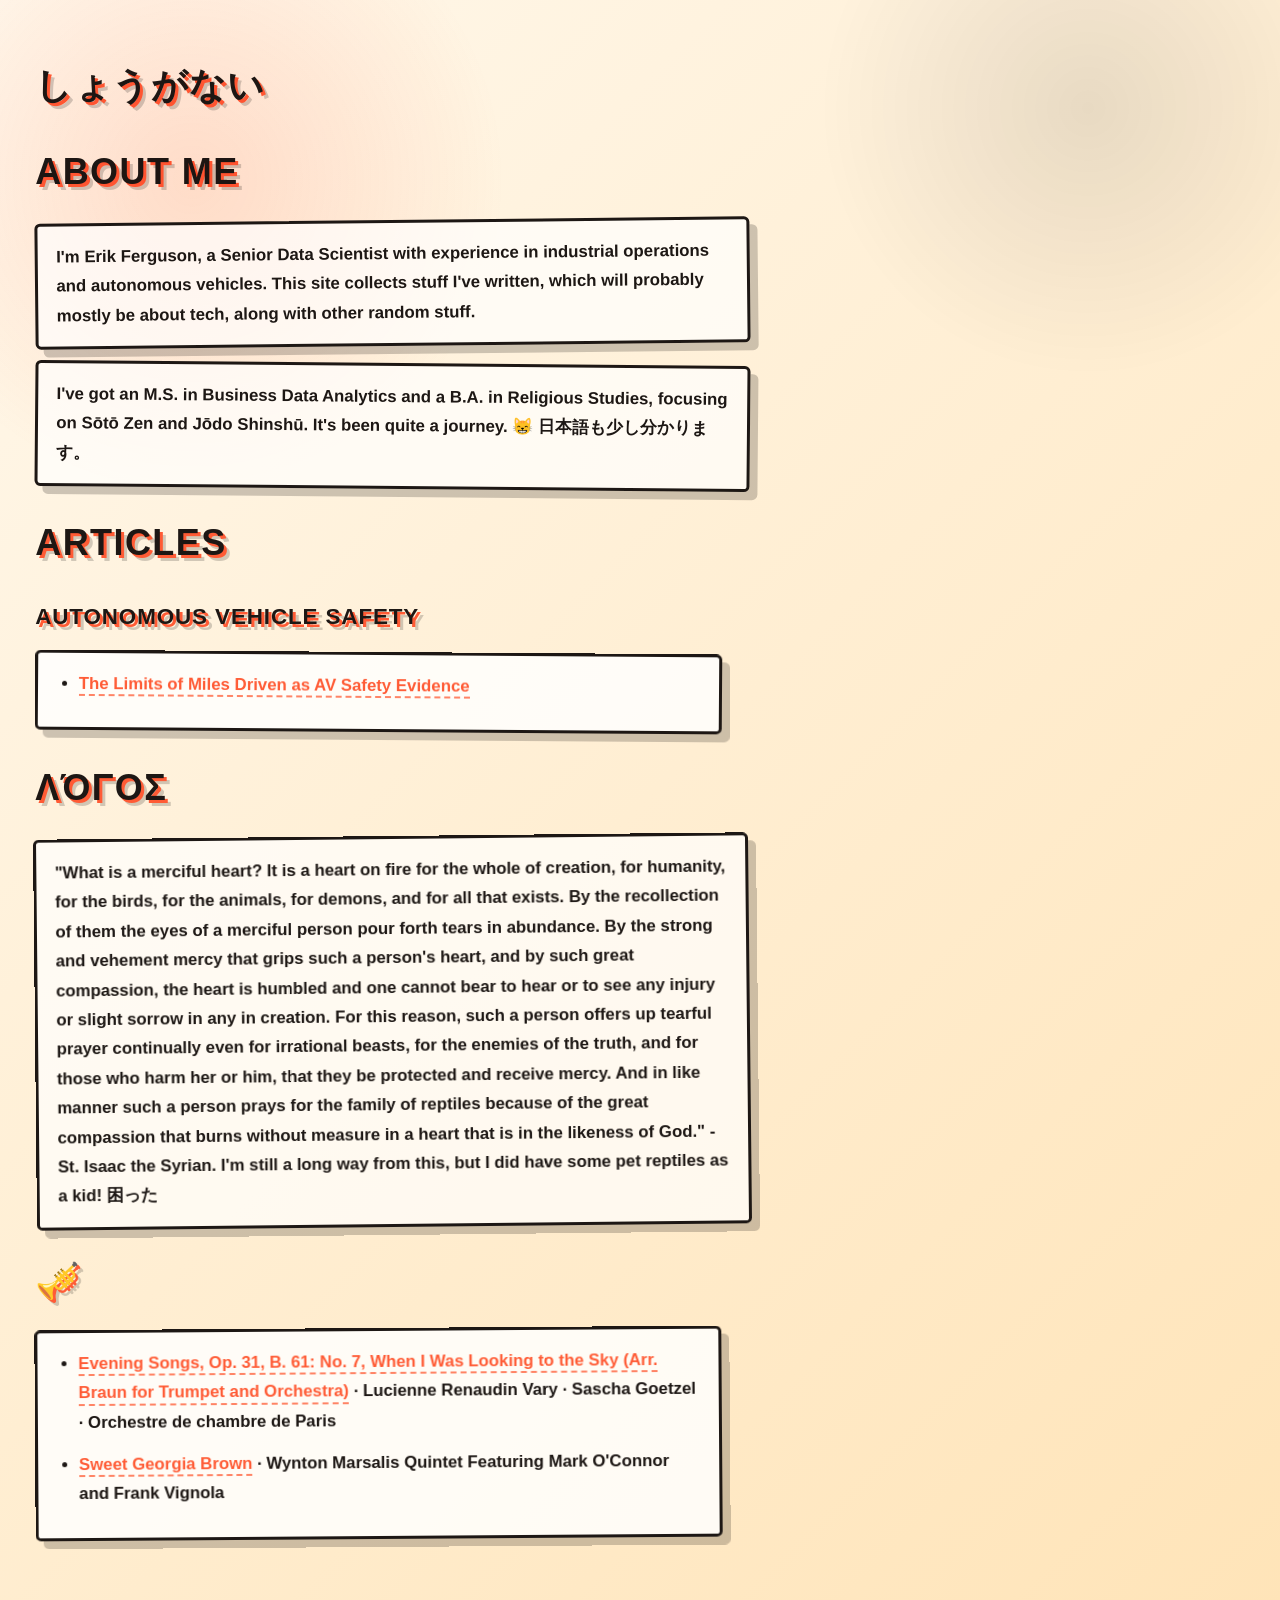
<file: index.html>
<!DOCTYPE html>
<html lang="en">

<head>
    <meta http-equiv="Content-Type" content="text/html; charset=utf-8">
    <title>しょうがない</title>
    <style type="text/css">
        :root {
            --ink: #1d1714;
            --paper: #fff7e8;
            --accent: #ff5b35;
            --shadow: rgba(29, 23, 20, 0.22);
        }

        body {
            margin: 0;
            padding: 2rem 2.2rem 3rem;
            font-family: "Trebuchet MS", "Arial Rounded MT Bold", "Segoe UI", sans-serif;
            background: linear-gradient(135deg, #fff8ec 0%, #ffe4b8 100%);
            color: var(--ink);
            line-height: 1.75;
        }

        body::before {
            content: "";
            position: fixed;
            inset: 0;
            pointer-events: none;
            background-image: radial-gradient(circle at 15% 20%, rgba(255, 91, 53, 0.16) 0, transparent 24%),
                              radial-gradient(circle at 85% 12%, rgba(0, 0, 0, 0.09) 0, transparent 20%);
            mix-blend-mode: multiply;
        }

        h1, h2 {
            font-family: "Impact", "Arial Black", sans-serif;
            letter-spacing: 0.04em;
            text-transform: uppercase;
            text-shadow: 3px 3px 0 var(--accent), 6px 6px 0 rgba(0, 0, 0, 0.18);
            color: var(--ink);
            margin: 1.4rem 0 0.7rem;
        }

        h1 {
            font-size: 2.25rem;
        }

        h2 {
            font-size: 1.4rem;
        }

        p, li, a {
            font-size: 1.05rem;
            font-weight: 700;
        }

        p {
            max-width: 72ch;
            background: rgba(255, 255, 255, 0.68);
            border: 3px solid var(--ink);
            box-shadow: 8px 8px 0 var(--shadow);
            padding: 1rem 1.15rem;
            border-radius: 0.35rem;
            transform: rotate(-0.6deg);
        }

        p:nth-of-type(2n) {
            transform: rotate(0.5deg);
        }

        ul {
            padding-left: 1.2rem;
        }

        .list-panel {
            max-width: 72ch;
            margin: 1rem 0 1.5rem;
            padding: 1rem 1.25rem;
            background: rgba(255, 255, 255, 0.82);
            border: 3px solid var(--ink);
            box-shadow: 8px 8px 0 var(--shadow);
            border-radius: 0.35rem;
            transform: rotate(0.4deg);
        }

        .list-panel:nth-of-type(2n) {
            transform: rotate(-0.4deg);
        }

        .list-panel ul {
            padding-left: 1.3rem;
            margin: 0;
        }

        .list-panel li {
            margin-bottom: 0.8rem;
        }

        .list-panel li a {
            word-break: break-word;
            white-space: normal;
        }

        li {
            margin-bottom: 0.6rem;
        }

        a {
            color: var(--accent);
            text-decoration: none;
            border-bottom: 2px dashed rgba(255, 91, 53, 0.75);
            padding-bottom: 0.08rem;
        }

        a:hover {
            color: #b33b22;
        }
    </style>
</head>

<body>

    <h1>しょうがない</h1>

    <h1>About Me</h1>

    <p>I'm Erik Ferguson, a Senior Data Scientist with experience in industrial operations and autonomous vehicles. This site collects stuff I've written, which will probably mostly be about tech, along with other random stuff.</p>

    <p>I've got an M.S. in Business Data Analytics and a B.A. in Religious Studies, focusing on Sōtō Zen and Jōdo Shinshū. It's been quite a journey. 😸  日本語も少し分かります。</p>

    <h1>Articles</h1>

    <h2>Autonomous Vehicle Safety</h2>

    <div class="list-panel">
        <ul>
            <li><a href="av_safety/limit_miles_evidence/index.html">The Limits of Miles Driven as AV Safety Evidence</a></li>
        </ul>
    </div>

    <h1>Λόγος</h1>

    <p>"What is a merciful heart? It is a heart on fire for the whole of creation, for humanity, for the birds, for the animals, for demons, and for all that exists. By the recollection of them the eyes of a merciful person pour forth tears in abundance. By the strong and vehement mercy that grips such a person's heart, and by such great compassion, the heart is humbled and one cannot bear to hear or to see any injury or slight sorrow in any in creation. For this reason, such a person offers up tearful prayer continually even for irrational beasts, for the enemies of the truth, and for those who harm her or him, that they be protected and receive mercy. And in like manner such a person prays for the family of reptiles because of the great compassion that burns without measure in a heart that is in the likeness of God." -St. Isaac the Syrian. I'm still a long way from this, but I did have some pet reptiles as a kid! 困った</p>

    <h1>🎺</h1>

    <div class="list-panel">
        <ul>
            <li><a href="https://youtu.be/vIfEp8UB8es?si=o9JkXyn-cjTt6Vxc">Evening Songs, Op. 31, B. 61: No. 7, When I Was Looking to the Sky (Arr. Braun for Trumpet and Orchestra)</a> · Lucienne Renaudin Vary · Sascha Goetzel · Orchestre de chambre de Paris</li>
            <li><a href="https://youtu.be/fwkvC2FT7Xs?si=RVlLsFJuGdmTo-MQ">Sweet Georgia Brown</a> · Wynton Marsalis Quintet Featuring Mark O'Connor and Frank Vignola</li>
        </ul>
    </div>

</body>
</html>
</file>
